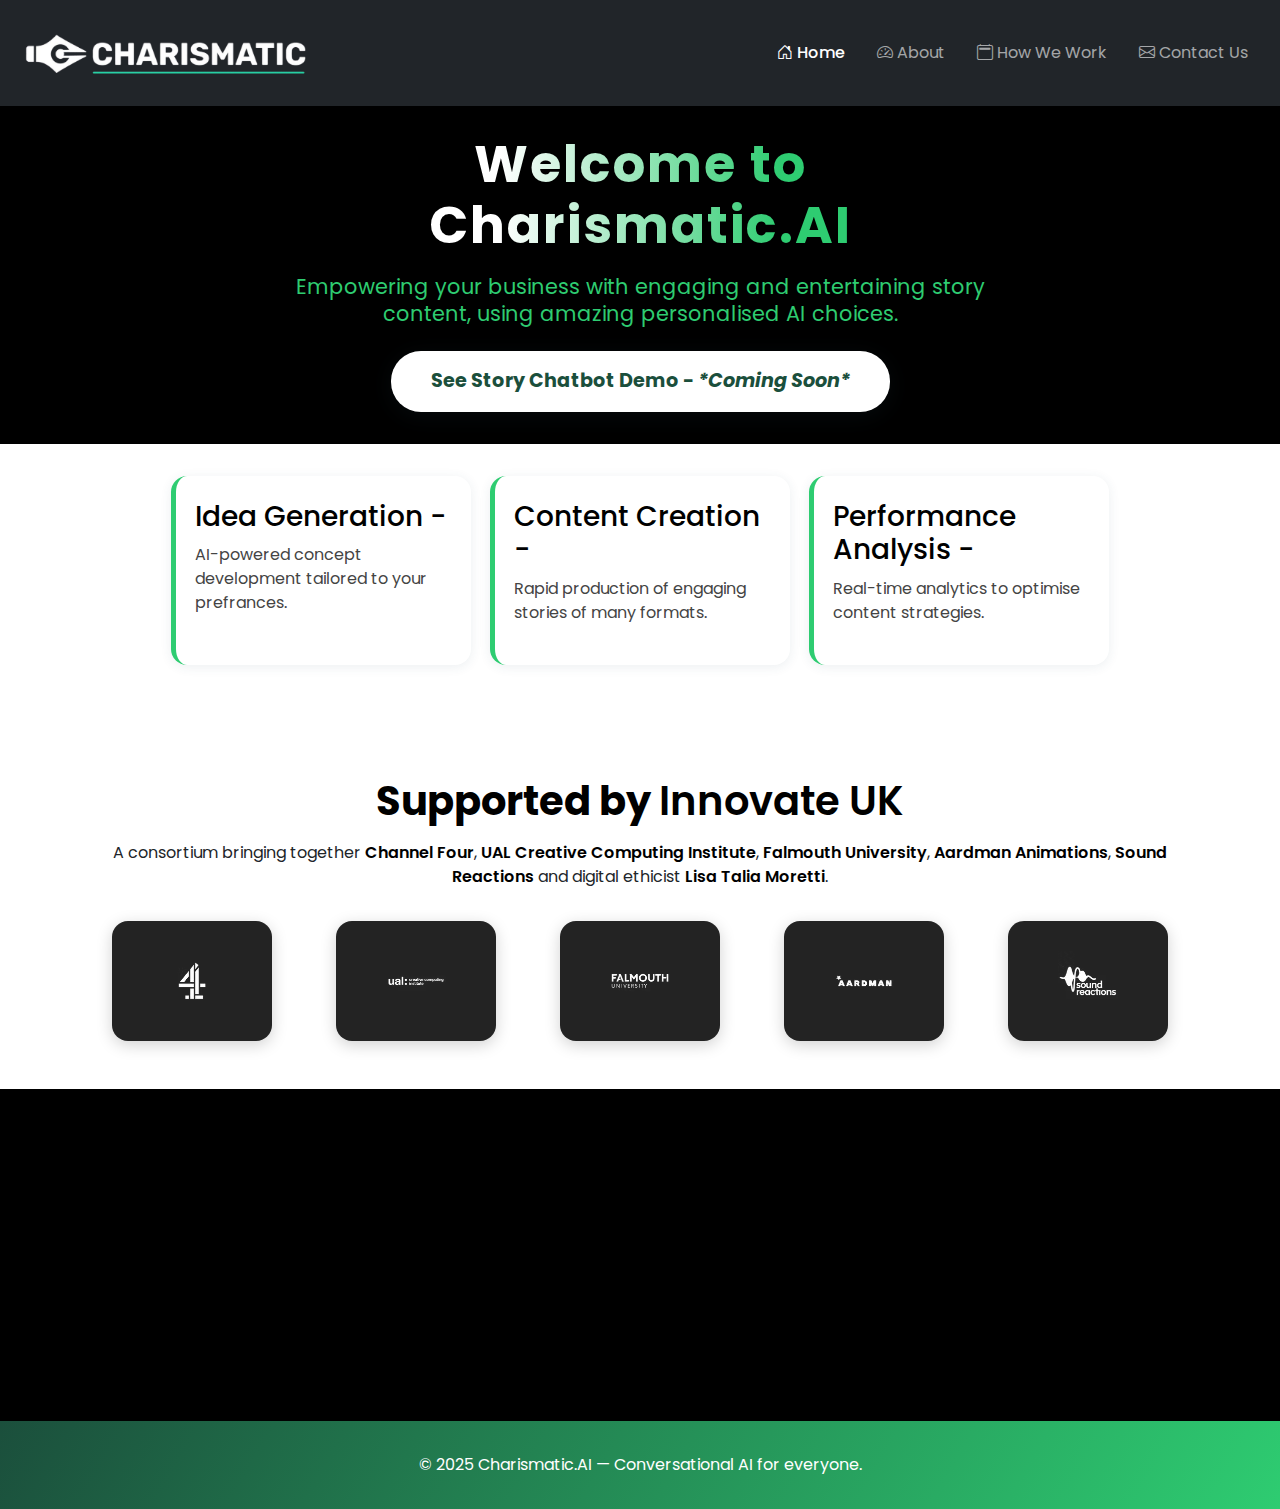
<file: index.html>
<!DOCTYPE html>
<html lang="en">
<head>
  <meta charset="UTF-8" />
  <meta name="viewport" content="width=device-width, initial-scale=1.0" />
  <title>Home - charismatic.AI</title>

  <!-- Bootstrap CSS -->
  <link href="https://cdn.jsdelivr.net/npm/bootstrap@5.3.3/dist/css/bootstrap.min.css" rel="stylesheet" />
  <!-- Bootstrap Icons -->
  <link href="https://cdn.jsdelivr.net/npm/bootstrap-icons/font/bootstrap-icons.css" rel="stylesheet" />
  <!-- Google Fonts -->
  <link href="https://fonts.googleapis.com/css2?family=Poppins:wght@400;500;700&display=swap" rel="stylesheet" />
  <!-- Custom Styles -->
  <link href="styles.css" rel="stylesheet" />
  <style>
    .hero h1 {
      font-size: clamp(1.5rem, 5vw, 3.5rem);
      text-align: center;
      width: 100%;
    }
    .brand-name {
      white-space: nowrap;
      display: inline-block;
    }
    @media (max-width: 768px) {
      .hero h1 {
        padding: 0;
        margin-left: -10px;
        line-height: 1.2;
      }
    }
  </style>
</head>
<body>

  <!-- Navbar -->
  <nav class="navbar navbar-expand-lg navbar-dark bg-dark px-3 fixed-top">
    <a class="navbar-brand" href="#" style="padding:0 12px 0 0;">
      <img src="new-logo.png" alt="Charismatic.AI Logo" style="width:320px;height:90px;object-fit:contain;display:block;" />
    </a>
    <button class="navbar-toggler" type="button" data-bs-toggle="collapse" data-bs-target="#navbarNav"
      aria-controls="navbarNav" aria-expanded="false" aria-label="Toggle navigation">
      <span class="navbar-toggler-icon"></span>
    </button>
    <div class="collapse navbar-collapse justify-content-end" id="navbarNav">
      <ul class="navbar-nav mb-2 mb-lg-0 align-items-center">
        <li class="nav-item px-2">
          <a class="nav-link active" href="index.html"><i class="bi bi-house-door"></i> Home</a>
        </li>
        <li class="nav-item px-2">
          <a class="nav-link" href="about.html"><i class="bi bi-speedometer2"></i> About</a>
        </li>
        <li class="nav-item px-2">
          <a class="nav-link" href="how-we-work.html"><i class="bi bi-calendar2"></i> How We Work</a>
        </li>
        <li class="nav-item px-2">
          <a class="nav-link" href="contact-us.html"><i class="bi bi-envelope"></i> Contact Us</a>
        </li>
      </ul>
    </div>
  </nav>
  <!-- End Navbar -->

  <!-- Hero Section -->
  <section class="hero hero-index">
    <div class="hero-content">
      <h1>Welcome to <span class="brand-name">Charismatic.AI</span></h1>
      <h2>Empowering your business with engaging and entertaining story content, using amazing personalised AI choices.</h2>
      <button class="cta-btn" id="demo-btn">See Story Chatbot Demo - <span style="font-style:italic;">*Coming Soon*</span></button>
    </div>
  </section>

  <!-- Showcase -->
  <section class="showcase">
    <div class="showcase-card fade-in-left">
      <h3>Idea Generation - </h3>
      <p>AI-powered concept development tailored to your prefrances.</p>
    </div>
    <div class="showcase-card fade-in-right">
      <h3>Content Creation - </h3>
      <p>Rapid production of engaging stories of many formats. </p>
    </div>
    <div class="showcase-card fade-in-left">
      <h3>Performance Analysis - </h3>
      <p>Real-time analytics to optimise content strategies. </p>
    </div>
  </section>

  <section class="partners">
    <div class="container">
          <br>
          <br>
      <h2 class="text-center">Supported by <span class="highlight">Innovate UK</span></h2>
      <p class="text-center"><p class="text-center">A consortium bringing together <span class="highlight">Channel Four</span>, <span class="highlight">UAL Creative Computing Institute</span>, <span class="highlight">Falmouth University</span>, <span class="highlight">Aardman Animations</span>, <span class="highlight">Sound Reactions</span> and digital ethicist <span class="highlight">Lisa Talia Moretti</span>.</p>
      <div class="partner-logos">
  <div class="partner-logo-box"><img src="Channel-4-logo_500x500.avif" alt="Channel 4" class="partner-logo"></div>
  <div class="partner-logo-box"><img src="UAL-logo_500x500.avif" alt="UAL Creative Computing Institute" class="partner-logo"></div>
  <div class="partner-logo-box"><img src="Falmouth-logo_500x500.avif" alt="Falmouth University" class="partner-logo"></div>
  <div class="partner-logo-box"><img src="Aardman-logo_500x500.avif" alt="Aardman Animations" class="partner-logo"></div>
  <div class="partner-logo-box"><img src="Sound-Reactions-logo_500x500.avif" alt="Sound Reactions" class="partner-logo"></div>
      </div>
  </section>

  <!-- Chatbot Demo -->
  <section id="demo" class="chatbot-demo">
    <div class="chatbot-demo-inner">
      <h2>Try Our Chatbot</h2>
      <p>Experience Charismatic.AI in action. Start a conversation and see how our AI can help your users, answer questions, and provide support.</p>
      <div class="chatbot-placeholder">
        <p>[Interactive chatbot demo coming soon]</p>
      </div>
    </div>
  </section>

  <!-- Footer -->
  <footer style="text-align:center;padding:2rem 0;color: #ffffff;background:linear-gradient(120deg, #1B4F3C 0%, #2ECC71 100%);">
    &copy; 2025 Charismatic.AI &mdash; Conversational AI for everyone.
  </footer>

  <!-- Bootstrap JS -->
  <script src="https://cdn.jsdelivr.net/npm/bootstrap@5.3.3/dist/js/bootstrap.bundle.min.js"></script>
  
  <!-- Custom Scripts -->
  <script src="main.js"></script>
</body>
</html>
</file>
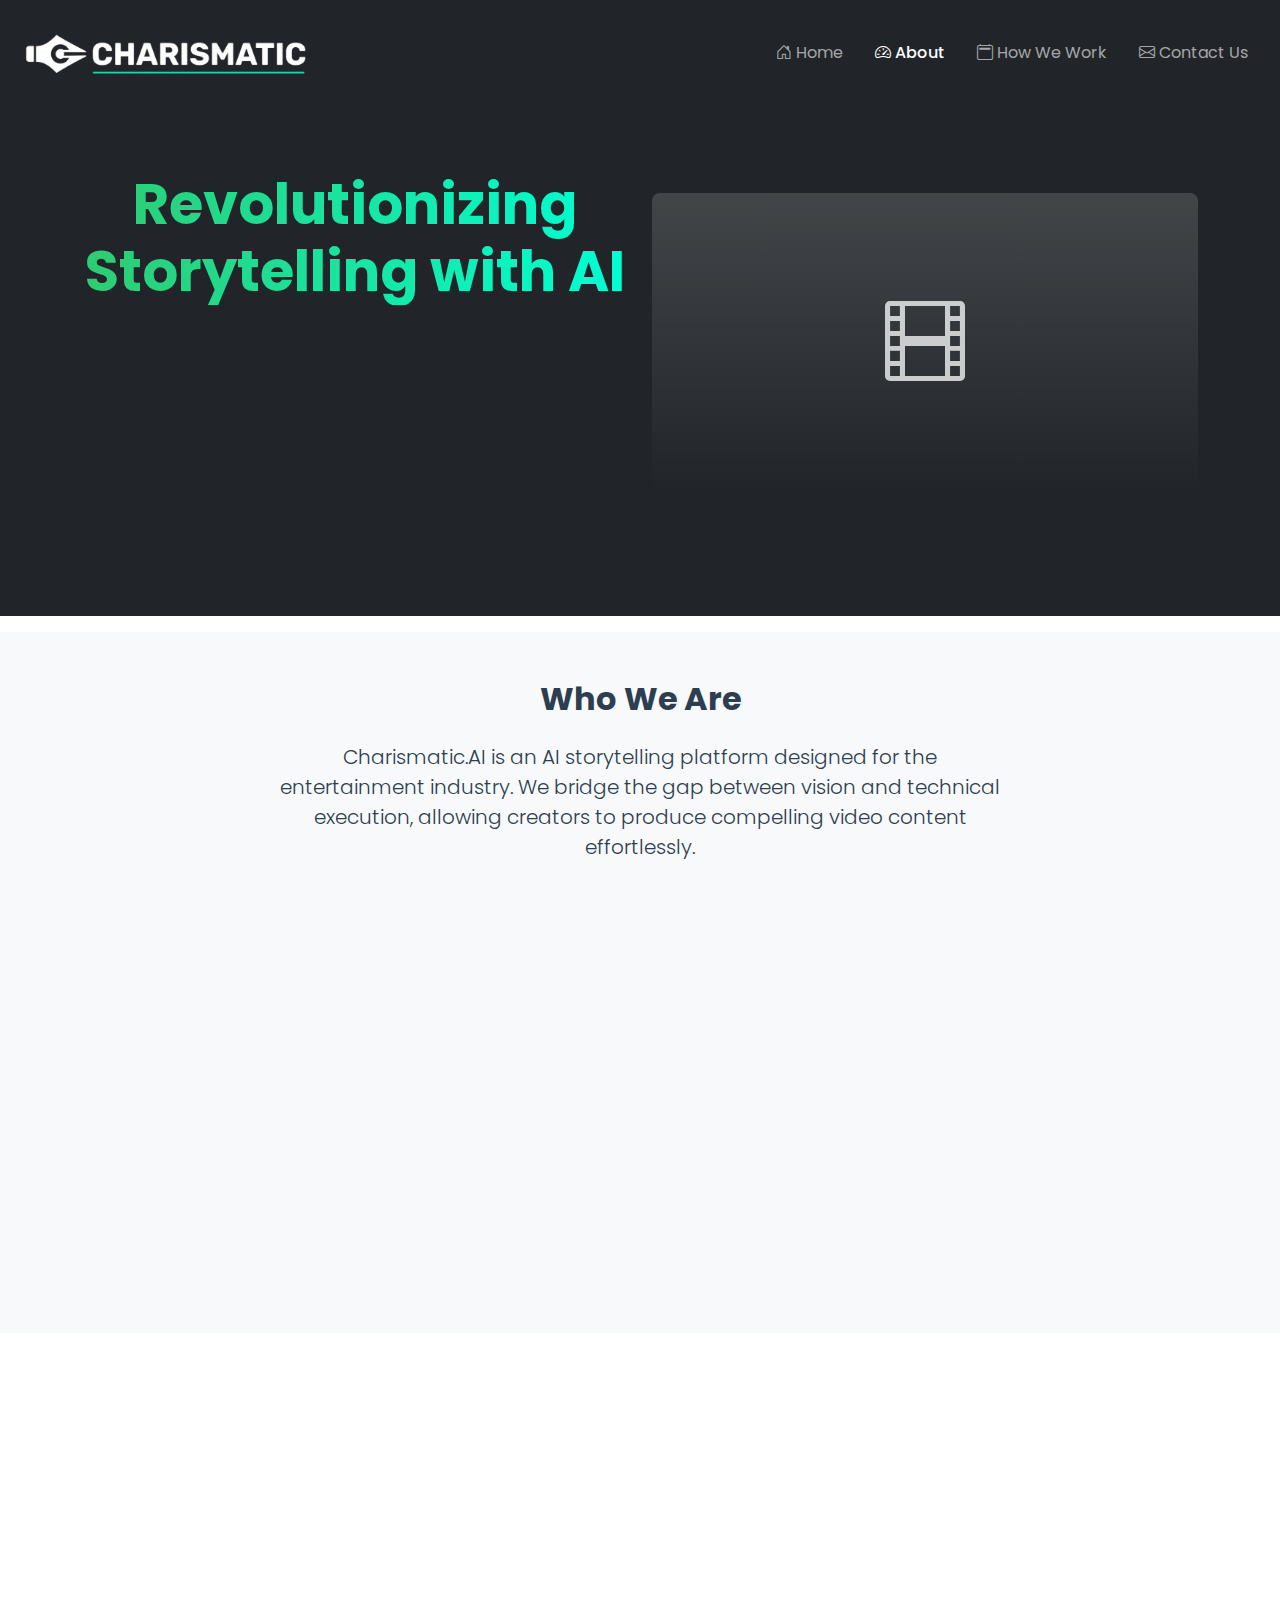
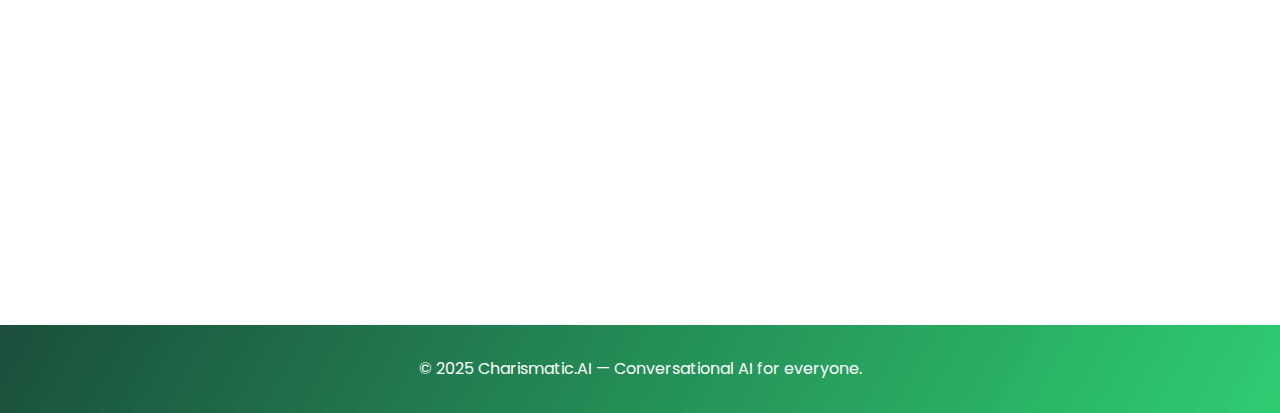
<file: about.html>
<!DOCTYPE html>
<html lang="en">
<head>

  <meta charset="UTF-8" />
  <meta name="viewport" content="width=device-width, initial-scale=1.0" />
  <title>About Us - Charismatic.AI </title>
  <meta name="description" content="Learn about Charismatic.AI, the revolutionary AI storytelling platform transforming entertainment industry through rapid, high-quality video content creation." />
  <meta name="keywords" content="AI storytelling, video generation, entertainment technology, content creation, artificial intelligence" />
  
  <!-- External Resources -->
  <link href="https://cdn.jsdelivr.net/npm/bootstrap@5.3.3/dist/css/bootstrap.min.css" rel="stylesheet" />
  <link href="https://cdn.jsdelivr.net/npm/bootstrap-icons/font/bootstrap-icons.css" rel="stylesheet" />
  <link href="https://fonts.googleapis.com/css2?family=Poppins:wght@400;500;700&display=swap" rel="stylesheet" />

  <!-- Custom Styles -->
  <link href="styles.css" rel="stylesheet" />


</head>
<body>

  <nav class="navbar navbar-expand-lg navbar-dark bg-dark px-3 fixed-top">
    <a class="navbar-brand" href="index.html" style="padding:0 12px 0 0;">
      <img src="new-logo.png" alt="Charismatic.AI Logo" style="width:320px;height:90px;object-fit:contain;display:block;" />
    </a>
    <button class="navbar-toggler" type="button" data-bs-toggle="collapse" data-bs-target="#navbarNav"
      aria-controls="navbarNav" aria-expanded="false" aria-label="Toggle navigation menu">
      <span class="navbar-toggler-icon"></span>
    </button>

    <div class="collapse navbar-collapse justify-content-end" id="navbarNav">
      <ul class="navbar-nav mb-2 mb-lg-0 align-items-center">
        <li class="nav-item px-2">
          <a class="nav-link" href="index.html"><i class="bi bi-house-door"></i> Home</a>
        </li>
        <li class="nav-item px-2">
          <a class="nav-link active" href="about.html"><i class="bi bi-speedometer2"></i> About</a>
        </li>
        <li class="nav-item px-2">
          <a class="nav-link" href="how-we-work.html"><i class="bi bi-calendar2"></i> How We Work</a>
        </li>
        <li class="nav-item px-2">
          <a class="nav-link" href="contact-us.html"><i class="bi bi-envelope"></i> Contact Us</a>
        </li>
      </ul>
    </div>
  </nav>

  <section class="hero-section bg-dark text-white py-5 section-title">
    <div class="container">
      <div class="row align-items-center min-vh-50">
        <div class="col-lg-6">
          <h1 class="display-4 fw-bold mb-4 slide-in-left main-title">
            Revolutionizing Storytelling with AI
          </h1>
          <p class="lead mb-4 slide-in-left" style="animation-delay: 0.2s;">
            At Charismatic.AI, we're transforming the entertainment industry by making 
            high-quality video content creation accessible, rapid, and revolutionary.
          </p>
          <div class="slide-in-left" style="animation-delay: 0.4s;">
            <a href="#story" class="btn btn-lg me-3" style="background-color: #2ECC71; color:#ffffff;">Our Story</a>
            <a href="#technology" class="btn btn-outline-light btn-lg">See Technology</a>
          </div>
        </div>
        <div class="col-lg-6">
          <div class="hero-image slide-in-right">
            <div class="bg-gradient rounded-3 p-5 text-center" 
                 style="background: linear-gradient(135deg, #2ECC71 0%, #2ECC71 100%); 
                        min-height: 300px; 
                        display: flex; 
                        align-items: center; 
                        justify-content: center;">
              <i class="bi bi-film display-1 opacity-75"></i>
            </div>
          </div>
        </div>
      </div>
    </div>
  </section>

  <section id="story" class="py-5 bg-light">
    <div class="container">
      <div class="row">
        <div class="col-lg-8 mx-auto text-center mb-5 section-title">
          <h2 class="fw-bold mb-4">Who We Are</h2>
          <p class="lead">
            Charismatic.AI is an AI storytelling platform designed for the entertainment industry. 
            We bridge the gap between vision and technical execution, allowing creators to produce compelling 
            video content effortlessly.
          </p>
        </div>
      </div>
      <div class="row g-4">
        <div class="col-md-4 section-subtitle">
          <div class="card h-100 border-0 shadow-sm">
            <div class="card-body text-center p-4">
              <div class="mb-3">
                <i class="bi bi-magic display-4 text-primary"></i>
              </div>
              <h5 class="fw-bold">AI-Powered Creativity</h5>
              <p class="text-muted">
                Use artificial intelligence to generate narratives 
                and streamline your creative process.
              </p>
            </div>
          </div>
        </div>
        <div class="col-md-4 section-subtitle">
          <div class="card h-100 border-0 shadow-sm">
            <div class="card-body text-center p-4">
              <div class="mb-3">
                <i class="bi bi-lightning-charge display-4 text-primary"></i>
              </div>
              <h5 class="fw-bold">Rapid Production</h5>
              <p class="text-muted">
                Transform ideas into finished video content with little effort.
              </p>
            </div>
          </div>
        </div>
        <div class="col-md-4 section-subtitle">
          <div class="card h-100 border-0 shadow-sm">
            <div class="card-body text-center p-4">
              <div class="mb-3">
                <i class="bi bi-globe display-4 text-primary"></i>
              </div>
              <h5 class="fw-bold">Entertainment Focus</h5>
              <p class="text-muted">
                Specifically designed for the entertainment industry with tools tailored to storytelling needs.
              </p>
            </div>
          </div>
        </div>
      </div>
    </div>
  </section>

  <section id="technology" class="py-5 mb-0 pb-0">
  <div class="container">
    <div class="row justify-content-center text-center mb-5">
      <div class="col-12 section-title">
        <div class="about-section-centered" style="font-family: 'Poppins', sans-serif;">
          <h2 class="fw-bold mb-2" style="font-size:2.3rem;color:#19e68c;letter-spacing:0.5px;">Seamless Video Generation</h2>
          <div class="mb-3" style="font-size:1.25rem;color:#3ee6a0;font-weight:500;">Integration for Creators</div>
          <div class="mb-4" style="font-size:1.18rem;line-height:1.5;max-width:700px;margin:0 auto;font-weight:600;">
            Effortlessly connect with top video generation platforms and produce stunning online series like Microdramas.<br>
            Charismatic.AI streamlines your workflow from idea to professional-grade output.
          </div>
          <ul class="list-unstyled d-inline-block text-start" style="font-size:1.13rem;margin-top:1.5rem;">
            <li class="mb-3 mx-auto text-center" style="font-weight:500;max-width:520px;"> 
              <span style="color:#19e68c;font-size:1.3em;vertical-align:middle;">&#10004;</span> Direct API integration with video platforms
            </li>
            <li class="mb-3 mx-auto text-center" style="font-weight:500;max-width:520px;"> 
              <span style="color:#19e68c;font-size:1.3em;vertical-align:middle;">&#10004;</span> Automated content pipeline
            </li>
            <li class="mb-3 mx-auto text-center" style="font-weight:500;max-width:520px;"> 
              <span style="color:#19e68c;font-size:1.3em;vertical-align:middle;">&#10004;</span> Real-time collaboration tools
            </li>
            <li class="mb-3 mx-auto text-center" style="font-weight:500;max-width:520px;"> 
              <span style="color:#19e68c;font-size:1.3em;vertical-align:middle;">&#10004;</span> Professional-grade output quality
            </li>
          </ul>
        </div>
      </div>
    </div>
      </div>
    </div>
  </div>
</section>


  <!-- Rest of the page uses same replacement wherever blue was used -->
  <footer style="text-align:center;padding:2rem 0;color: #ffffff;background:linear-gradient(120deg, #1B4F3C 0%, #2ECC71 100%);">
    &copy; 2025 Charismatic.AI &mdash; Conversational AI for everyone.
  </footer>


  <script src="https://cdn.jsdelivr.net/npm/bootstrap@5.3.3/dist/js/bootstrap.bundle.min.js"></script>
  
  <!-- Custom Scripts -->
  <script src="main.js"></script>
</body>
</html>
</file>
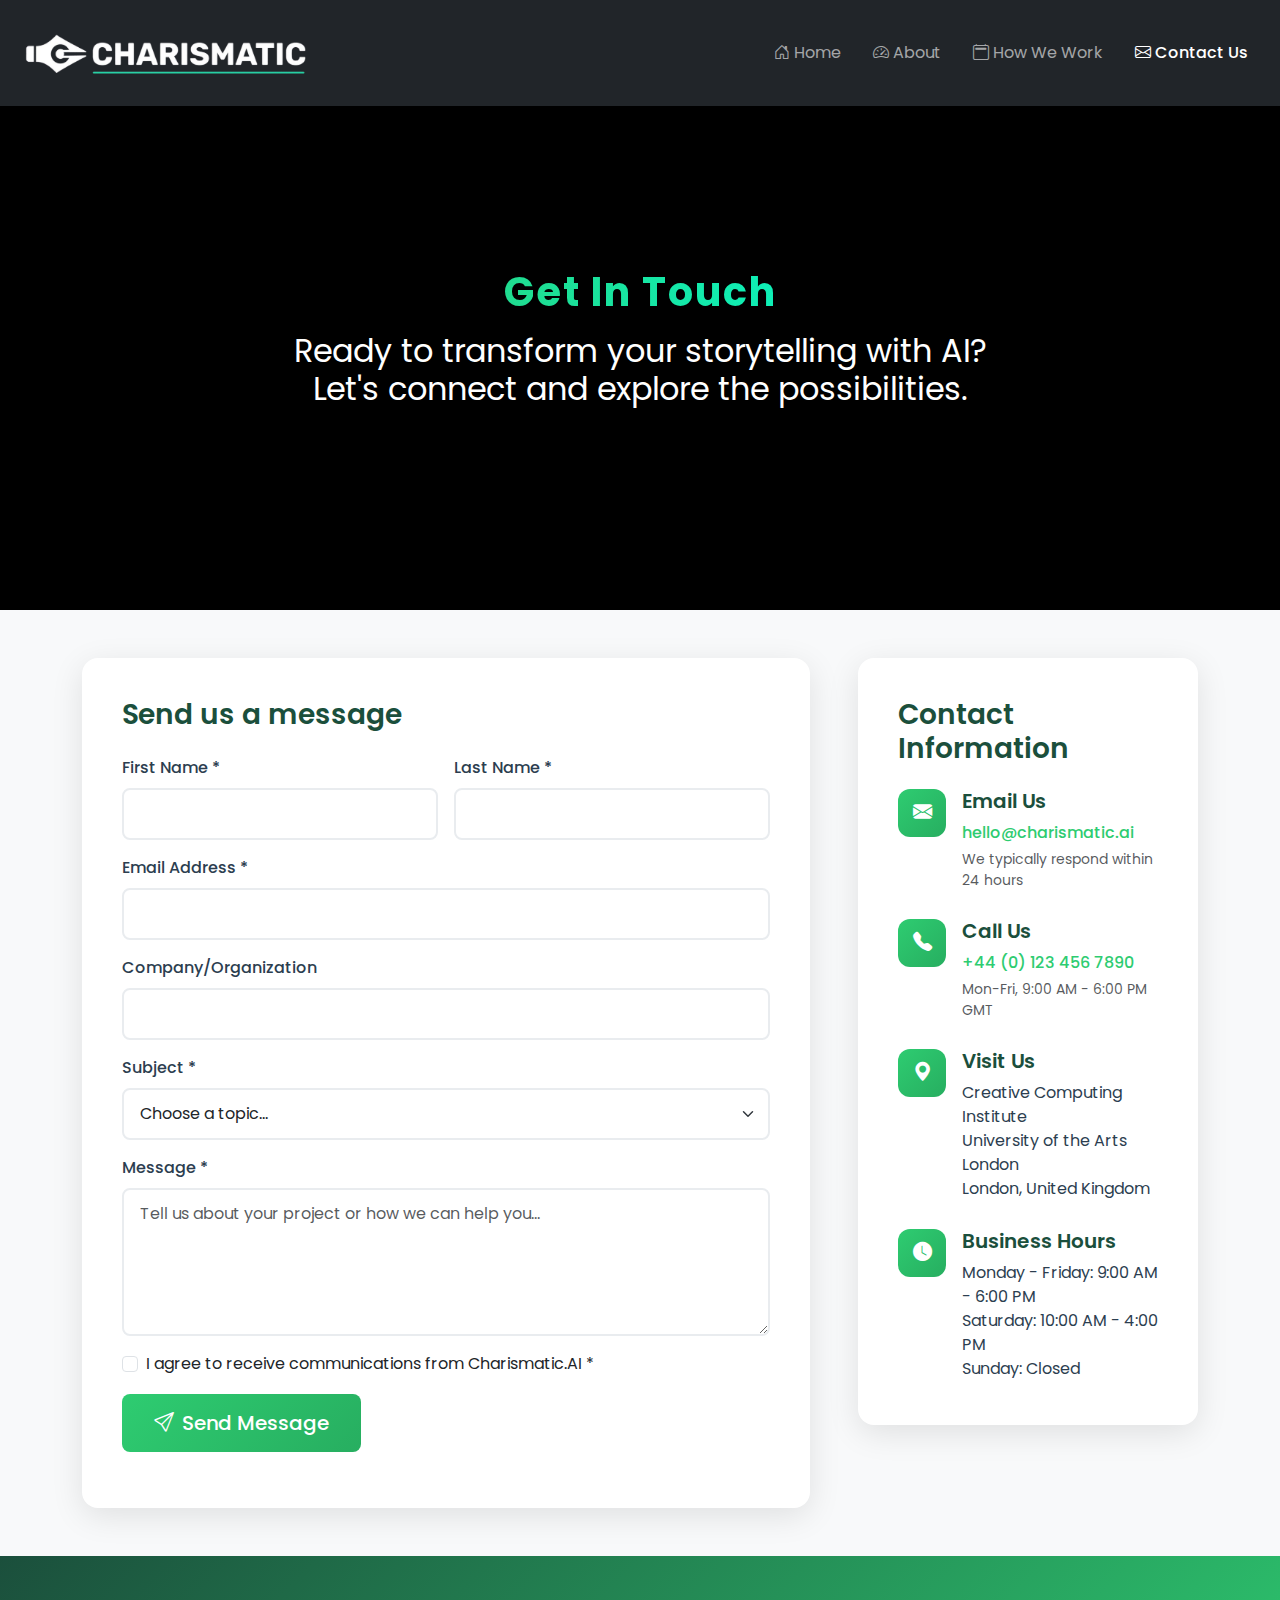
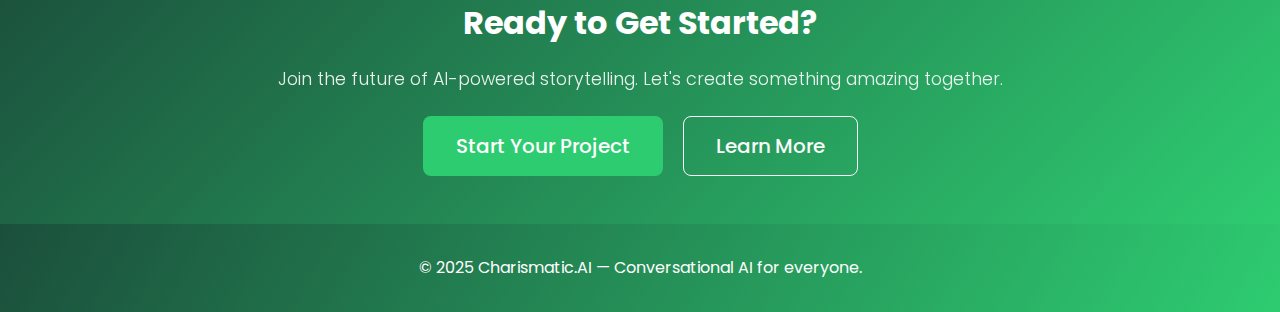
<file: contact-us.html>
<!DOCTYPE html>
<html lang="en">
<head>
  <meta charset="UTF-8" />
  <meta name="viewport" content="width=device-width, initial-scale=1.0" />
  <title>Contact Us - Charismatic.AI</title>
 
  <!-- Bootstrap CSS for styling -->
  <link href="https://cdn.jsdelivr.net/npm/bootstrap@5.3.3/dist/css/bootstrap.min.css" rel="stylesheet" />
  
  <!-- Bootstrap Icons for nav icons -->
  <link href="https://cdn.jsdelivr.net/npm/bootstrap-icons/font/bootstrap-icons.css" rel="stylesheet" />
  
  <!-- Google Fonts - Poppins for typography -->
  <link href="https://fonts.googleapis.com/css2?family=Poppins:wght@400;500;700&display=swap" rel="stylesheet" />
  <!-- Custom Styles -->
  <link href="styles.css" rel="stylesheet" />
</head>
<body>

  <!-- Navbar starts here -->
  <nav class="navbar navbar-expand-lg navbar-dark bg-dark px-3 fixed-top">
    
    <!-- Brand logo and company name -->
    <a class="navbar-brand" href="index.html" style="padding:0 12px 0 0;">
      <img src="new-logo.png" alt="Charismatic.AI Logo" style="width:320px;height:90px;object-fit:contain;display:block;" />
    </a>

    <!-- Button to toggle navbar collapse on smaller screens -->
    <button class="navbar-toggler" type="button" data-bs-toggle="collapse" data-bs-target="#navbarNav"
      aria-controls="navbarNav" aria-expanded="false" aria-label="Toggle navigation">

      <!-- Hamburger icon -->
      <span class="navbar-toggler-icon"></span>
    </button>

    <!-- Collapsible menu items aligned to right -->
    <div class="collapse navbar-collapse justify-content-end" id="navbarNav">
      <ul class="navbar-nav mb-2 mb-lg-0 align-items-center">
        
        <!-- Home link -->
        <li class="nav-item px-2">
          <a class="nav-link" href="index.html"><i class="bi bi-house-door"></i> Home</a>
        </li>
        
        <!-- About link  -->
        <li class="nav-item px-2">
          <a class="nav-link" href="about.html"><i class="bi bi-speedometer2"></i> About</a>
        </li>
        
        <!-- How We Work link -->
        <li class="nav-item px-2">
          <a class="nav-link" href="how-we-work.html"><i class="bi bi-calendar2"></i> How We Work</a>
        </li>
        
        <!-- Contact Us link -->
        <li class="nav-item px-2">
          <a class="nav-link active" href="contact-us.html"><i class="bi bi-envelope"></i> Contact Us</a>
        </li>
      </ul>
    </div>
  </nav>

  <!-- Hero Section -->
  <section class="hero hero-contact">
    <div class="hero-content">
      <h1 class="main-title">Get In Touch</h1>
      <h2>Ready to transform your storytelling with AI? Let's connect and explore the possibilities.</h2>
    </div>
  </section>

  <!-- Contact Section -->
  <section class="contact-section py-5">
    <div class="container">
      <div class="row g-5">
        <!-- Contact Form -->
        <div class="col-lg-8">
          <div class="contact-form-container">
            <h3 class="mb-4">Send us a message</h3>
            <form id="contactForm" class="contact-form" novalidate>
              <div class="row g-3">
                <div class="col-md-6">
                  <label for="firstName" class="form-label">First Name *</label>
                  <input type="text" class="form-control" id="firstName" name="firstName" required>
                  <div class="invalid-feedback">Please provide your first name.</div>
                </div>
                <div class="col-md-6">
                  <label for="lastName" class="form-label">Last Name *</label>
                  <input type="text" class="form-control" id="lastName" name="lastName" required>
                  <div class="invalid-feedback">Please provide your last name.</div>
                </div>
                <div class="col-12">
                  <label for="email" class="form-label">Email Address *</label>
                  <input type="email" class="form-control" id="email" name="email" required>
                  <div class="invalid-feedback">Please provide a valid email address.</div>
                </div>
                <div class="col-12">
                  <label for="company" class="form-label">Company/Organization</label>
                  <input type="text" class="form-control" id="company" name="company">
                </div>
                <div class="col-12">
                  <label for="subject" class="form-label">Subject *</label>
                  <select class="form-select" id="subject" name="subject" required>
                    <option value="">Choose a topic...</option>
                    <option value="general">General Inquiry</option>
                    <option value="demo">Request a Demo</option>
                    <option value="partnership">Partnership Opportunities</option>
                    <option value="support">Technical Support</option>
                    <option value="media">Media & Press</option>
                    <option value="other">Other</option>
                  </select>
                  <div class="invalid-feedback">Please select a subject.</div>
                </div>
                <div class="col-12">
                  <label for="message" class="form-label">Message *</label>
                  <textarea class="form-control" id="message" name="message" rows="5" required 
                            placeholder="Tell us about your project or how we can help you..."></textarea>
                  <div class="invalid-feedback">Please provide a message.</div>
                </div>
                <div class="col-12">
                  <div class="form-check">
                    <input class="form-check-input" type="checkbox" id="consent" name="consent" required>
                    <label class="form-check-label" for="consent">
                      I agree to receive communications from Charismatic.AI *
                    </label>
                    <div class="invalid-feedback">You must agree to receive communications.</div>
                  </div>
                </div>
                <div class="col-12">
                  <button type="submit" class="btn btn-primary btn-lg">
                    <i class="bi bi-send me-2"></i>Send Message
                  </button>
                </div>
              </div>
            </form>
            
            <!-- Success/Error Messages -->
            <div id="form-messages" class="mt-3"></div>
          </div>
        </div>

        <!-- Contact Information -->
        <div class="col-lg-4">
          <div class="contact-info">
            <h3 class="mb-4">Contact Information</h3>
            
            <div class="contact-item mb-4">
              <div class="contact-icon">
                <i class="bi bi-envelope-fill"></i>
              </div>
              <div class="contact-details">
                <h5>Email Us</h5>
                <p><a href="mailto:hello@charismatic.ai">hello@charismatic.ai</a></p>
                <p class="text-muted small">We typically respond within 24 hours</p>
              </div>
            </div>

            <div class="contact-item mb-4">
              <div class="contact-icon">
                <i class="bi bi-telephone-fill"></i>
              </div>
              <div class="contact-details">
                <h5>Call Us</h5>
                <p><a href="tel:+441234567890">+44 (0) 123 456 7890</a></p>
                <p class="text-muted small">Mon-Fri, 9:00 AM - 6:00 PM GMT</p>
              </div>
            </div>

            <div class="contact-item mb-4">
              <div class="contact-icon">
                <i class="bi bi-geo-alt-fill"></i>
              </div>
              <div class="contact-details">
                <h5>Visit Us</h5>
                <p>Creative Computing Institute<br>
                   University of the Arts London<br>
                   London, United Kingdom</p>
              </div>
            </div>

            <div class="contact-item">
              <div class="contact-icon">
                <i class="bi bi-clock-fill"></i>
              </div>
              <div class="contact-details">
                <h5>Business Hours</h5>
                <p>Monday - Friday: 9:00 AM - 6:00 PM<br>
                   Saturday: 10:00 AM - 4:00 PM<br>
                   Sunday: Closed</p>
              </div>
            </div>
          </div>
        </div>
      </div>
    </div>
  </section>

  <!-- CTA Section -->
  <section class="cta-section py-5">
    <div class="container text-center">
      <h2 class="mb-4">Ready to Get Started?</h2>
      <p class="lead mb-4">Join the future of AI-powered storytelling. Let's create something amazing together.</p>
      <div class="cta-buttons">
        <a href="#contactForm" class="btn btn-lg me-3" style="background-color: #2ECC71; color:#ffffff;">Start Your Project</a>
        <a href="about.html" class="btn btn-outline-light btn-lg">Learn More</a>
      </div>
    </div>
  </section>

  <!-- Footer -->
  <footer style="text-align:center;padding:2rem 0;color: #ffffff;background:linear-gradient(120deg, #1B4F3C 0%, #2ECC71 100%);">
    &copy; 2025 Charismatic.AI &mdash; Conversational AI for everyone.
  </footer>

  <!-- Bootstrap JavaScript bundle to support responsive toggling -->
  <script src="https://cdn.jsdelivr.net/npm/bootstrap@5.3.3/dist/js/bootstrap.bundle.min.js"></script>
  
  <!-- Custom Scripts -->
  <script src="main.js"></script>
</body>
</html>
</file>
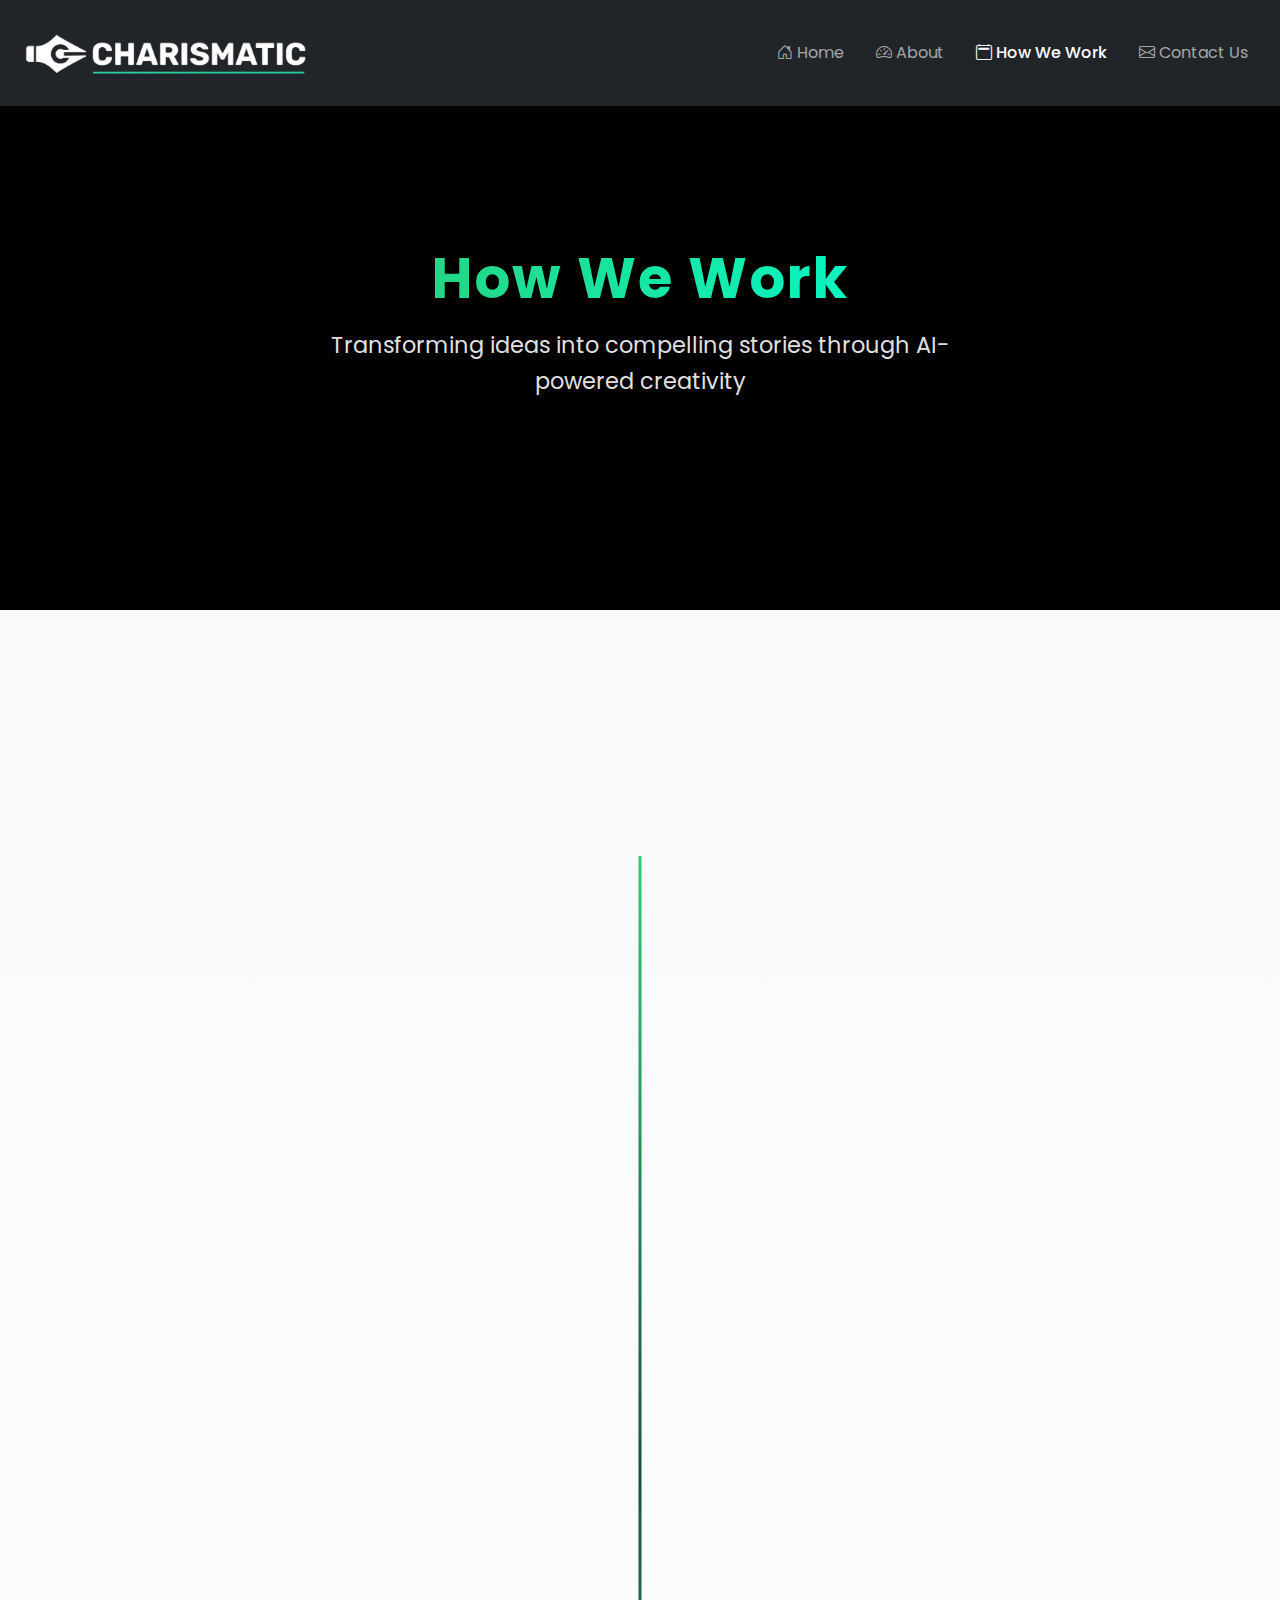
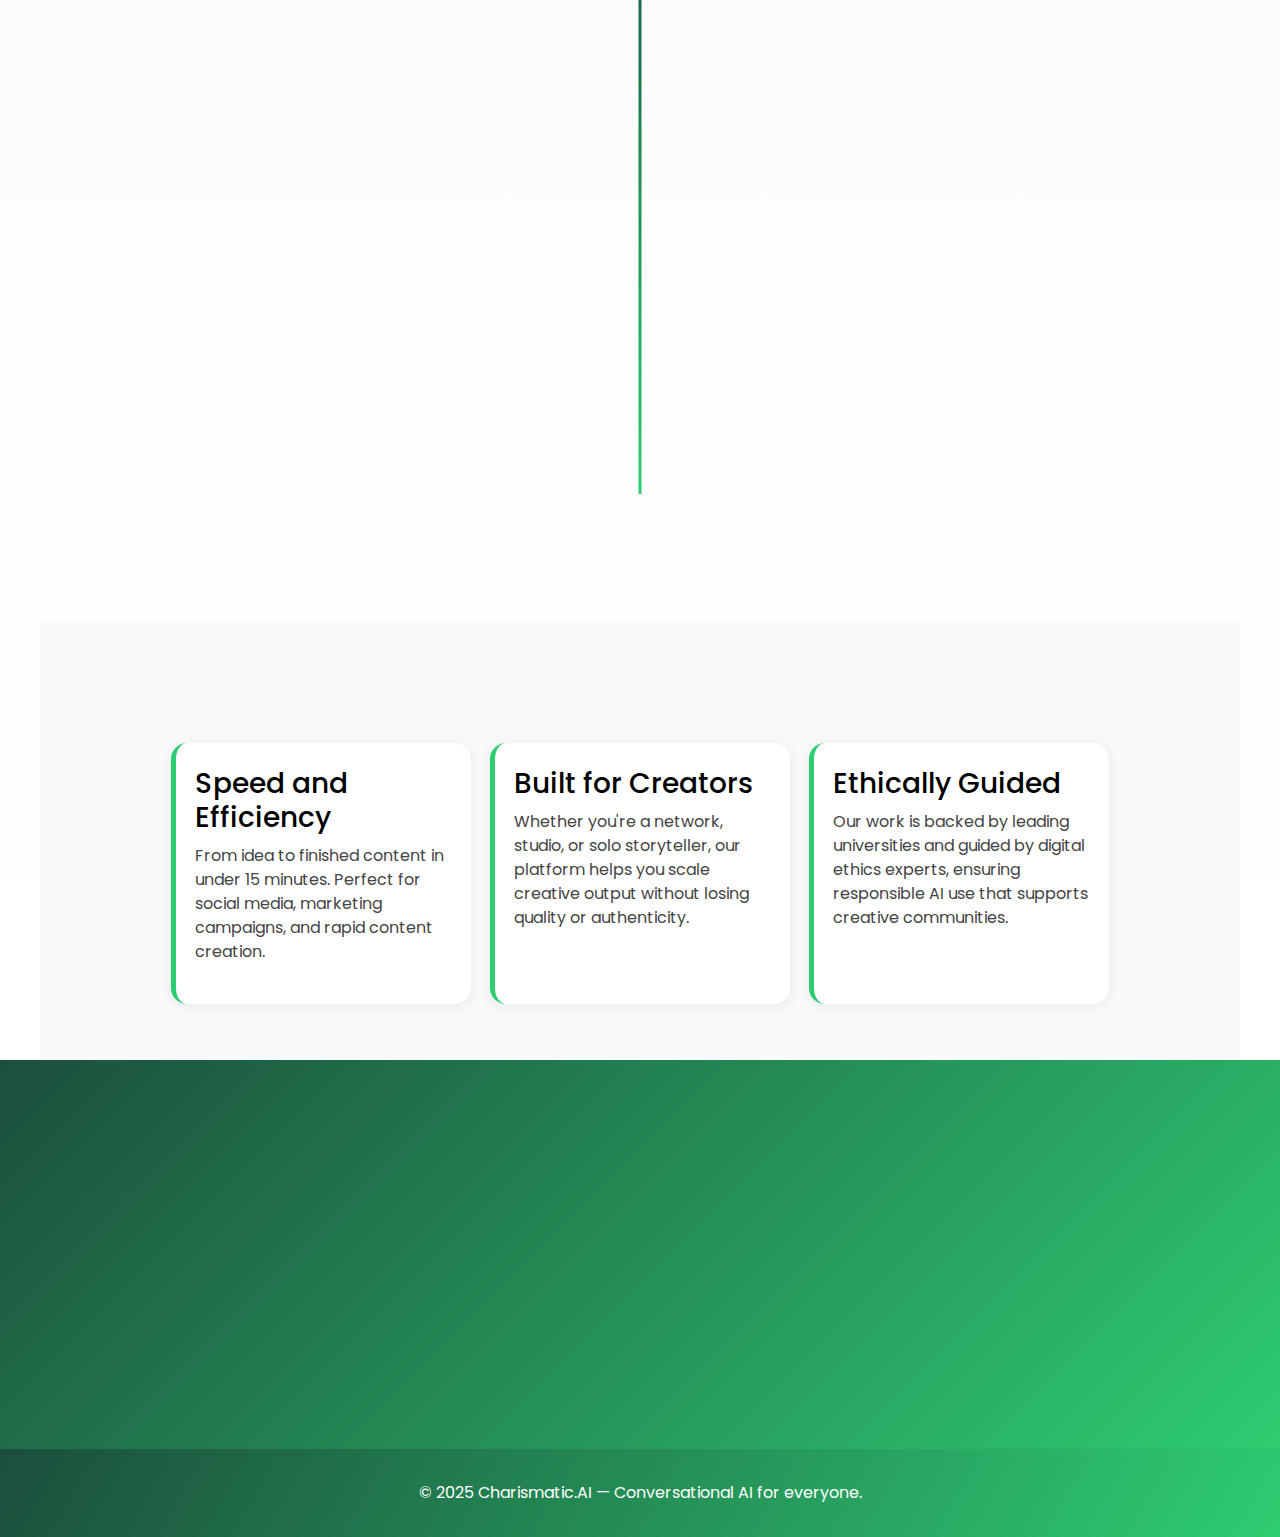
<file: how-we-work.html>
<!DOCTYPE html>
<html lang="en">
<head>
  <meta charset="UTF-8" />
  <meta name="viewport" content="width=device-width, initial-scale=1.0" />
  <title>How We Work - Charismatic.AI</title>

  <!-- Bootstrap CSS -->
  <link href="https://cdn.jsdelivr.net/npm/bootstrap@5.3.3/dist/css/bootstrap.min.css" rel="stylesheet" />
  <!-- Bootstrap Icons -->
  <link href="https://cdn.jsdelivr.net/npm/bootstrap-icons/font/bootstrap-icons.css" rel="stylesheet" />
  <!-- Google Fonts -->
  <link href="https://fonts.googleapis.com/css2?family=Poppins:wght@300;400;500;600;700&display=swap" rel="stylesheet" />
  <!-- Custom Styles -->
  <link href="styles.css" rel="stylesheet" />


</head>
<body>

  <!-- Navbar -->
  <nav class="navbar navbar-expand-lg navbar-dark bg-dark px-3 fixed-top">
    <a class="navbar-brand" href="#" style="padding:0 12px 0 0;">
      <img src="new-logo.png" alt="Charismatic.AI Logo" style="width:320px;height:90px;object-fit:contain;display:block;" />
    </a>
    <button class="navbar-toggler" type="button" data-bs-toggle="collapse" data-bs-target="#navbarNav"
      aria-controls="navbarNav" aria-expanded="false" aria-label="Toggle navigation">
      <span class="navbar-toggler-icon"></span>
    </button>
    <div class="collapse navbar-collapse justify-content-end" id="navbarNav">
      <ul class="navbar-nav mb-2 mb-lg-0 align-items-center">
        <li class="nav-item px-2">
          <a class="nav-link" href="index.html"><i class="bi bi-house-door"></i> Home</a>
        </li>
        <li class="nav-item px-2">
          <a class="nav-link" href="about.html"><i class="bi bi-speedometer2"></i> About</a>
        </li>
        <li class="nav-item px-2">
          <a class="nav-link active" href="how-we-work.html"><i class="bi bi-calendar2"></i> How We Work</a>
        </li>
        <li class="nav-item px-2">
          <a class="nav-link" href="contact-us.html"><i class="bi bi-envelope"></i> Contact Us</a>
        </li>
      </ul>
    </div>
  </nav>

  <!-- Hero Section -->
  <section class="hero hero-work">
    <div class="hero-content">
  <h1 class="main-title">How We Work</h1>
      <h2>Transforming ideas into compelling stories through AI-powered creativity</h2>
    </div>
  </section>

  <!-- Main Content -->
  <div class="main-content">
    <div class="content-section px-4">
      <h2 class="section-title">Our Creative Process</h2>
      <p class="section-subtitle">From spark of an idea to finished story in minutes</p>
      
      <div class="process-container">
        <div class="process-step">
          <div class="step-header">
            <div class="step-number">1</div>
            <h3 class="step-title">Story Creation</h3>
          </div>
          <p class="step-description">Our AI storytelling engine takes your idea, prompt, or brief and transforms it into a compelling narrative. We create unique characters, develop engaging plots, and craft authentic dialogue that brings your vision to life.</p>
        </div>

        <div class="process-step">
          <div class="step-header">
            <div class="step-number">2</div>
            <h3 class="step-title">Visual & Audio Generation</h3>
          </div>
          <p class="step-description">Once the story is ready, our platform automatically generates stunning visuals and immersive sound design. From animated scenes to character voices, we bring every element together to create your microdrama.</p>
        </div>

        <div class="process-step">
          <div class="step-header">
            <div class="step-number">3</div>
            <h3 class="step-title">Human Touch</h3>
          </div>
          <p class="step-description">We believe in creativity with guidance. Our tools let you refine, edit, and perfect the AI-generated content. You remain in control of the tone, emotion, and final impact of your story.</p>
        </div>

        <div class="process-step">
          <div class="step-header">
            <div class="step-number">4</div>
            <h3 class="step-title">Ready to Share</h3>
          </div>
          <p class="step-description">In under 15 minutes, your story goes from concept to finished short film, ready for social media, marketing campaigns, or creative projects. Perfect for today's fast-paced digital world.</p>
        </div>
      </div>
    </div>

<!-- What Makes Us Different Section -->
    <div class="content-section" style="background-color: #f8f9fa; padding: 3rem 0;">
      <div class="container">
        <h2 class="section-title">What Makes Us Different</h2>
        <!-- Showcase -->
        <section class="showcase">
          <div class="showcase-card fade-in-left">
            <h3>Speed and Efficiency</h3>
            <p>From idea to finished content in under 15 minutes. 
              Perfect for social media, marketing campaigns, and rapid content creation.</p>
          </div>
          <div class="showcase-card fade-in-right">
            <h3>Built for Creators</h3>
            <p>Whether you're a network, studio, or solo storyteller, 
              our platform helps you scale creative output without losing quality or authenticity.</p>
          </div>
          <div class="showcase-card fade-in-left">
            <h3>Ethically Guided</h3>
            <p>Our work is backed by leading universities and guided by digital ethics experts, 
              ensuring responsible AI use that supports creative communities.</p>
          </div>
        </section>
      </div>
    </div>
    </div>

    <!-- CTA Section -->
    <section class="cta-section">
      <div class="cta-content">
        <h2 class="cta-title">Ready to Tell Your Story?</h2>
        <p class="cta-text">Let's explore how our AI-powered platform can bring your creative vision to life</p>
        <a href="contact-us.html" class="cta-button">Start Creating</a>
      </div>
    </section>
  </div>

  <!-- Footer -->
  <footer style="text-align:center;padding:2rem 0;color:#ffffff;background:linear-gradient(120deg,#1B4F3C 0%,#2ECC71 100%);">
    &copy; 2025 Charismatic.AI &mdash; Conversational AI for everyone.
  </footer>

  <!-- Bootstrap JS -->
  <script src="https://cdn.jsdelivr.net/npm/bootstrap@5.3.3/dist/js/bootstrap.bundle.min.js"></script>
  
  <!-- Custom Scripts -->
  <script src="main.js"></script>
</body>
</html>
</file>
<file: styles.css>
/* Utility: Center about section and feature list */
.about-section-centered {
  display: flex;
  flex-direction: column;
  align-items: center;
  justify-content: center;
  width: 100%;
}
.about-section-centered ul {
  margin-left: 0 !important;
  margin-right: 0 !important;
  padding-left: 0 !important;
}
/* Cool animated gradient for main titles */
.main-title {
  background: linear-gradient(90deg, #2ECC71 0%, #00ffd5 50%, #2ECC71 100%);
  background-size: 200% auto;
  -webkit-background-clip: text;
  -webkit-text-fill-color: transparent;
  background-clip: text;
  color: transparent;
  animation: gradient-move 3s ease-in-out infinite alternate;
}
/* Partners Section Animation */
.partners {
  opacity: 0;
  transform: translateY(40px);
  transition: opacity 1.8s cubic-bezier(.23,1.01,.32,1), transform 1.8s cubic-bezier(.23,1.01,.32,1);
}
.partners.visible {
  opacity: 1;
  transform: translateY(0);
}
.partner-logo-box {
  opacity: 0;
  transform: translateY(30px) scale(0.98);
  transition: opacity 1.2s cubic-bezier(.23,1.01,.32,1), transform 1.2s cubic-bezier(.23,1.01,.32,1);
}
.partners.visible .partner-logo-box {
  opacity: 1;
  transform: translateY(0) scale(1);
}
.partners.visible .partner-logo-box:nth-child(1) { transition-delay: 0.1s; }
.partners.visible .partner-logo-box:nth-child(2) { transition-delay: 0.4s; }
.partners.visible .partner-logo-box:nth-child(3) { transition-delay: 0.8s; }
.partners.visible .partner-logo-box:nth-child(4) { transition-delay: 1.2s; }
.partners.visible .partner-logo-box:nth-child(5) { transition-delay: 1.6s; }
/* Ensure partner logos are in a single row */
.partner-logos {
  display: flex;
  flex-direction: row;
  justify-content: center;
  align-items: center;
  gap: 2rem;
  flex-wrap: wrap;
}
/* Partner Logo Box Styles */
.partner-logo-box {
  background: #232323;
  border-radius: 16px;
  box-shadow: 0 4px 16px rgba(0,0,0,0.18);
  display: flex;
  align-items: center;
  justify-content: center;
  width: 160px;
  height: 120px;
  margin: 16px;
  transition: transform 0.2s, box-shadow 0.2s;
}
.partner-logo-box:hover {
  transform: translateY(-6px) scale(1.04);
  box-shadow: 0 8px 24px rgba(0,0,0,0.28);
}
.partner-logo {
  max-width: 110px;
  max-height: 60px;
  filter: brightness(0) invert(1);
}
/* ========================================
   Global Styles - Charismatic.AI Website
   ======================================== */

/* Base Styles */
body {
  font-family: 'Poppins', sans-serif;
  margin: 0;
  padding: 0;
  padding-top: 70px; /* Add padding to prevent content from being hidden behind fixed navbar */
  overflow-x: hidden;
  width: 100%;
  max-width: 100vw;
}

html {
  overflow-x: hidden;
  width: 100%;
}

/* ========================================
   Navigation Styles
   ======================================== */

/* Fixed navbar styles */
.navbar.fixed-top {
  z-index: 1030; /* Ensure navbar stays above other content */
}

/* Ensure navbar layout works on all screen sizes - removed to fix dropdown */

/* Ensure navbar collapse works properly on all pages */
.navbar-collapse {
  z-index: 1031;
}

.navbar {
  display: flex;
  align-items: center;
  justify-content: space-between;
  flex-wrap: wrap;
}

.navbar-toggler {
  display: block !important;
  position: relative;
  z-index: 1032;
}
@media (min-width: 992px) {
  .navbar-toggler {
    display: none !important;
  }
}

.navbar-toggler:focus {
  box-shadow: 0 0 0 0.25rem rgba(255, 255, 255, 0.25);
}

.navbar-toggler-icon {
  display: block;
}
@media (min-width: 992px) {
  .navbar-toggler-icon {
    display: none;
  }
}

/* Active nav link styles */
.navbar-dark .nav-link.active {
  color: #fff !important;
  font-weight: 500;
}

/* Default nav link color for navbar-dark */
.navbar-dark .nav-link {
  color: rgba(255, 255, 255, 0.6);
  transition: color 0.3s ease;
}

/* Nav link hover effect */
.navbar-dark .nav-link:hover {
  color: #fff;
}

/* Flex container for logo + company name */
.navbar-brand {
  display: flex;
  align-items: center;
  gap: 10px;
  font-weight: 700;
  font-size: 1.5rem;
  color: white;
  text-decoration: none;
  transition: transform 0.3s ease, opacity 0.3s ease;
  max-width: calc(100% - 60px); /* Leave space for burger menu on mobile */
}

.navbar-brand:hover {
  color: white;
  text-decoration: none;
  transform: scale(1.05);
  opacity: 0.8;
}

/* Logo image size and fit */
.navbar-brand img {
  width: 320px;
  height: 90px;
  object-fit: contain;
  max-width: 100%;
  height: auto;
}

/* Company name styles */
.company-name {
  font-family: 'Poppins', sans-serif;
  font-weight: 700;
  letter-spacing: 1px;
  user-select: none;
}

/* ========================================
   Index Page - Hero & Showcase Styles
   ======================================== */

/* Hero Section - Shared Styles */
.hero {
  display: flex;
  flex-direction: column;
  align-items: center;
  justify-content: center;
  text-align: center;
  color: #fff;
  position: relative;
  overflow: hidden;
  background: #000;
}

/* Index Page Hero - Full height */
.hero.hero-index {
  padding: 64px 0 32px 0;
  margin-bottom: 32px;
}

/* How We Work Hero - Smaller height */
.hero.hero-work {
  min-height: 60vh;
}

.hero-content {
  z-index: 1;
  position: relative;
  max-width: 700px;
  opacity: 1;
  transform: none;
  transition: opacity 0.8s cubic-bezier(.23,1.01,.32,1), transform 2s cubic-bezier(.23,1.01,.32,1);
  animation: hero-fade-in 1.2s cubic-bezier(.23,1.01,.32,1);
}

@keyframes hero-fade-in {
  from {
    opacity: 0;
    transform: translateY(40px);
  }
  to {
    opacity: 1;
    transform: translateY(0);
  }
}

.hero-content.visible {
  opacity: 1;
  transform: translateY(0);
}

.hero h1 {
  margin-bottom: 1rem;
  letter-spacing: 2px;
  font-weight: 700;
  color: #fff;
}

.hero.hero-index h1 {
  font-size: 3.2rem;
  background: linear-gradient(90deg, #fff 30%, #2ECC71 70%);
  -webkit-background-clip: text;
  -webkit-text-fill-color: transparent;
  background-clip: text;
  animation: gradient-move 3s ease-in-out infinite alternate;
  word-wrap: break-word;
  overflow-wrap: anywhere;
  hyphens: auto;
}

@keyframes gradient-move {
  0% {
    background-position: 0% 50%;
  }
  100% {
    background-position: 100% 50%;
  }
}

.hero.hero-work h1 {
  font-size: 3.5rem;
}


.hero h2 {
  font-weight: 400;
  margin-bottom: 2.2rem;
}

.hero.hero-index h2 {
  font-size: 1.3rem;
  color: #2ECC71;
  margin-bottom: 1.5rem;
  line-height: 1.3;
  animation: hero-fade-in 1.8s cubic-bezier(.23,1.01,.32,1);
.cta-btn#demo-btn {
  font-size: 1.1rem;
  padding: 0.9rem 2.2rem;
  border-radius: 2rem;
  background: #fff;
  color: #2ECC71;
  font-weight: 700;
  border: none;
  box-shadow: 0 2px 12px rgba(44,83,100,0.09);
  transition: background 0.2s, color 0.2s, transform 0.2s;
  cursor: pointer;
}
.cta-btn#demo-btn:hover {
  background: #2ECC71;
  color: #fff;
  transform: scale(1.06) translateY(-2px);
  box-shadow: 0 4px 24px rgba(44,255,100,0.13);
}
}

.hero.hero-work h2 {
  font-size: 1.4rem;
  color: rgba(255, 255, 255, 0.9);
  line-height: 1.6;
}

/* CTA Button */
.cta-btn {
  background: #fff;
  color: #1B4F3C;
  padding: 1rem 2.5rem;
  border: none;
  border-radius: 30px;
  font-size: 1.2rem;
  font-weight: 700;
  cursor: pointer;
  box-shadow: 0 4px 24px rgba(44,83,100,0.13);
  transition: background 0.2s, color 0.2s;
}

.cta-btn:hover {
  background: #2ECC71;
  color: #ffffff;
}

/* Showcase Section */
.showcase {
  display: flex;
  flex-wrap: wrap;
  justify-content: center;
  align-items: stretch;
  gap: 1.2rem;
  margin: 0.5rem 0 0.5rem 0;
  padding: 0;
}

.showcase-card {
  background: #fff;
  border-radius: 16px;
  box-shadow: 0 2px 12px rgba(44,83,100,0.09);
  padding: 1.5rem 1.2rem;
  flex: 1 1 260px;
  max-width: 300px;
  min-width: 220px;
  text-align: left;
  transition: transform 1.2s cubic-bezier(.23,1.01,.32,1), opacity 0.7s;
  border-left: 5px solid #2ECC71;
  opacity: 1;
  transform: translateX(0);
  display: block !important;
  visibility: visible !important;
}

/* Showcase animation states */
.showcase-card {
  display: block !important;
  visibility: visible !important;
  transition: all 0.8s cubic-bezier(.23,1.01,.32,1);
}

/* Override for keyframe animated cards */
.showcase-card.fade-in-left,
.showcase-card.fade-in-right {
  opacity: 0;
  animation-play-state: paused;
}

.showcase-card:not(.fade-in-left):not(.fade-in-right) {
  opacity: 1;
}

.showcase-card.fade-in-left:not(.visible) {
  transform: translateX(-30px);
}

.showcase-card.fade-in-right:not(.visible) {
  transform: translateX(30px);
}

.showcase-card.fade-in-left.visible,
.showcase-card.fade-in-right.visible {
  transform: translateX(0);
}

.showcase-card h3 {
  color: #000000;
  margin-bottom: 0.6rem;
}

.showcase-card p {
  color: #444;
}

/* Partners Section */
.partners {
  text-align: center;
  margin: 4rem 0 2rem 0;
}

.partners h2 {
  font-size: 2.5rem;
  font-weight: 700;
  margin-bottom: 1rem;
  color: #000000;
}

.partners .highlight {
  color: #000000;
  font-weight: 600;
  position: relative;
  padding-bottom: 2px;
}

.partners .highlight::after {
  content: "";
  display: block;
  position: absolute;
  left: 0;
  bottom: 0;
  width: 100%;
  height: 2px;
  background: #00ff88;
  transform: scaleX(0);
  transform-origin: left;
  transition: transform 0.4s cubic-bezier(0.4, 0, 0.2, 1);
}

.partners .highlight:hover::after,
.partners .highlight:focus::after {
  transform: scaleX(1);
}

/* Chatbot Demo Section */
.chatbot-demo {
  background: #000000;
  padding: 3rem 0;
}

.chatbot-demo-inner {
  max-width: 700px;
  margin: 0 auto;
  text-align: center;
  opacity: 0;
  transform: translateY(60px);
  transition: transform 2s cubic-bezier(.23,1.01,.32,1), opacity 0.7s;
}

.chatbot-demo-inner.visible {
  opacity: 1;
  transform: translateY(0);
}

.chatbot-demo h2 {
  color: #ffffff;
}

.chatbot-demo p {
  color: #ffffff;
}

.chatbot-placeholder {
  background: #6e6e6e;
  border-radius: 16px;
  box-shadow: 0 2px 12px rgba(44,83,100,0.07);
  padding: 2.2rem;
  margin-top: 2rem;
}

.chatbot-placeholder p {
  color: #ffffff;
}

/* ========================================
   About Page Styles
   ======================================== */

.min-vh-50 {
  min-height: 50vh;
}

/* About Page Animations */
.slide-in-left,
.slide-in-right,
.fade-in-up,
.fade-in-left,
.fade-in-right {
  animation-duration: 1.2s;
  animation-timing-function: ease-out;
  animation-fill-mode: forwards;
  animation-iteration-count: 1;
  opacity: 0;
}

/* Prevent animation from restarting once completed */
.slide-in-left.animated,
.slide-in-right.animated,
.fade-in-up.animated,
.fade-in-left.animated,
.fade-in-right.animated {
  animation: none;
  opacity: 1;
  transform: translateX(0) translateY(0);
}

.slide-in-left { animation-name: slideInLeft; }
.slide-in-right { animation-name: slideInRight; }
.fade-in-up { animation-name: fadeInUp; }
.fade-in-left { animation-name: fadeInLeft; }
.fade-in-right { animation-name: fadeInRight; }

@keyframes slideInLeft {
  from { transform: translateX(-50px); opacity: 0; }
  to { transform: translateX(0); opacity: 1; }
}

@keyframes slideInRight {
  from { transform: translateX(50px); opacity: 0; }
  to { transform: translateX(0); opacity: 1; }
}

@keyframes fadeInUp {
  from { transform: translateY(30px); opacity: 0; }
  to { transform: translateY(0); opacity: 1; }
}

@keyframes fadeInLeft {
  from { transform: translateX(-30px); opacity: 0; }
  to { transform: translateX(0); opacity: 1; }
}

@keyframes fadeInRight {
  from { transform: translateX(30px); opacity: 0; }
  to { transform: translateX(0); opacity: 1; }
}

/* About Page Hero */
.hero-section {
  padding: 5rem 0;
}

/* About Page Color Updates */
.text-primary { 
  color: #2ECC71 !important; 
}

.bg-primary { 
  background-color: #2ECC71 !important; 
}

/* ========================================
   How We Work Page Styles
   ======================================== */





/* Main Content */
.main-content {
  background: linear-gradient(to bottom, #f8f9fa, #ffffff);
}

/* Section styles */
.content-section {
  padding: 5rem 0;
  max-width: 1200px;
  margin: 0 auto;
}

.section-title {
  font-size: 3rem;
  font-weight: 700;
  margin-bottom: 1rem;
  text-align: center;
  color: #2c3e50;
  opacity: 0;
  transform: translateY(30px);
  transition: opacity 0.8s ease-out, transform 0.8s ease-out;
}

.section-subtitle {
  font-size: 1.2rem;
  font-weight: 300;
  color: #7f8c8d;
  text-align: center;
  margin-bottom: 4rem;
  opacity: 0;
  transform: translateY(20px);
  transition: opacity 0.8s ease-out 0.2s, transform 0.8s ease-out 0.2s;
}

.section-title.visible,
.section-subtitle.visible {
  opacity: 1;
  transform: translateY(0);
}

/* Process Steps */
.process-container {
  position: relative;
  margin-top: 3rem;
}

.process-step {
  background: #fff;
  border-radius: 25px;
  box-shadow: 0 10px 40px rgba(0, 0, 0, 0.1);
  padding: 3rem;
  margin-bottom: 3rem;
  position: relative;
  overflow: hidden;
  opacity: 0;
  transform: translateX(-80px);
  transition: all 0.8s cubic-bezier(0.23, 1, 0.32, 1);
  border: 1px solid rgba(46, 204, 113, 0.2);
}

.process-step:nth-child(even) {
  transform: translateX(80px);
}

.process-step.visible {
  opacity: 1;
  transform: translateX(0);
}

.process-step::before {
  content: '';
  position: absolute;
  top: 0;
  left: 0;
  width: 100%;
  height: 6px;
  background: linear-gradient(90deg, #2ECC71, #1B4F3C);
}

.process-step:hover {
  transform: translateY(-10px);
  box-shadow: 0 20px 60px rgba(0, 0, 0, 0.15);
}

.step-header {
  display: flex;
  align-items: center;
  margin-bottom: 2rem;
}

.step-number {
  background: linear-gradient(135deg, #2ECC71 0%, #1B4F3C 100%);
  color: #fff;
  width: 80px;
  height: 80px;
  border-radius: 50%;
  display: flex;
  align-items: center;
  justify-content: center;
  font-size: 2rem;
  font-weight: 700;
  margin-right: 2rem;
  box-shadow: 0 8px 25px rgba(46, 204, 113, 0.4);
  transition: transform 0.4s ease;
}

.step-number:hover {
  transform: rotate(360deg) scale(1.1);
}

.step-title {
  font-size: 2rem;
  font-weight: 600;
  color: #2c3e50;
  margin: 0;
}

.step-description {
  color: #5d6d7e;
  font-size: 1.1rem;
  line-height: 1.8;
  margin: 0;
}

/* Timeline connector */
.process-container::before {
  content: '';
  position: absolute;
  left: 50%;
  top: 0;
  bottom: 0;
  width: 3px;
  background: linear-gradient(to bottom, #2ECC71, #1B4F3C, #2ECC71);
  transform: translateX(-50%);
  z-index: 0;
}

/* CTA Section */
.cta-section {
  background: linear-gradient(135deg, #1B4F3C 0%, #27AE60 100%);
  padding: 5rem 0;
  text-align: center;
  color: white;
}

.cta-content {
  max-width: 600px;
  margin: 0 auto;
  opacity: 0;
  transform: translateY(40px);
  transition: opacity 1s ease-out, transform 1s ease-out;
}

.cta-content.visible {
  opacity: 1;
  transform: translateY(0);
}

.cta-title {
  font-size: 2.5rem;
  font-weight: 700;
  margin-bottom: 1.5rem;
}

.cta-text {
  font-size: 1.2rem;
  margin-bottom: 2.5rem;
  opacity: 0.9;
}

.cta-button {
  background: linear-gradient(45deg, #2ECC71, #ffffff);
  color: #1B4F3C;
  padding: 1.2rem 3rem;
  border: none;
  border-radius: 50px;
  font-size: 1.2rem;
  font-weight: 600;
  cursor: pointer;
  box-shadow: 0 8px 30px rgba(46, 204, 113, 0.3);
  transition: all 0.3s ease;
  text-decoration: none;
  display: inline-block;
}

.cta-button:hover {
  transform: translateY(-3px);
  box-shadow: 0 12px 40px rgba(46, 204, 113, 0.4);
  color: #1B4F3C;
}

/* ========================================
   Responsive Design
   ======================================== */

@media (prefers-reduced-motion: no-preference) {
  .fade-in-up, .fade-in-left, .fade-in-right {
    animation-play-state: paused;
  }
}

/* Mobile Responsive Styles */
@media (max-width: 900px) {
  .showcase {
    flex-direction: column;
    align-items: center;
    gap: 1.5rem;
    padding: 0 2rem;
  }
  
  .showcase-card {
    flex: none;
    max-width: 100%;
    min-width: auto;
    width: 100%;
    margin: 0 auto;
  }
  
  .showcase-card.fade-in-left:not(.visible),
  .showcase-card.fade-in-right:not(.visible) {
    transform: translateY(30px);
  }
}

@media (max-width: 991.98px) {
  /* Global Mobile Styles */
  body {
    padding-top: 60px; /* Reduce navbar padding on mobile */
  }
  
  /* Mobile Navbar Fixes - Comprehensive approach */
  .navbar {
    padding: 0.5rem 1rem;
    min-height: 60px;
  }
  
  .navbar-brand {
    font-size: 1.1rem;
    gap: 8px;
    flex: 1;
  }
  
  .navbar-brand img {
    width: 250px;
    height: 70px;
    max-width: 100%;
    height: auto;
  }
  
  .navbar-toggler {
    border: none;
    padding: 0.25rem 0.5rem;
    margin-left: auto;
    flex-shrink: 0;
  }
  
  .navbar-toggler:focus {
    box-shadow: none;
  }
  
  .navbar-collapse {
    width: 100%;
    margin-top: 0.5rem;
  }
  
  /* Hero Section Mobile */
  .hero {
    min-height: 70vh; /* Reduce hero height on mobile */
    padding: 2rem 1rem;
  }
  
  .hero h1 {
    font-size: 1.7rem;
    margin-bottom: 1rem;
    line-height: 1.15;
    word-wrap: break-word;
    overflow-wrap: anywhere;
    hyphens: auto;
    white-space: normal;
    max-width: 100%;
  }
  
  .hero h2 {
    font-size: 1.1rem;
    margin-bottom: 1.5rem;
  }
  
  .hero-content {
    max-width: 100%;
    padding: 0 0.75rem;
    width: calc(100vw - 1.5rem);
    box-sizing: border-box;
    overflow-wrap: anywhere;
  }
  
  /* CTA Button Mobile */
  .cta-btn {
    padding: 0.8rem 2rem;
    font-size: 1rem;
    margin-top: 1rem;
  }
  
  /* About Page Mobile */
  .hero-section { 
    padding: 3rem 1rem;
    min-height: auto !important;
  }
  
  .hero-section .container {
    max-width: 100%;
    padding: 0 1rem;
  }
  
  .hero-section .row {
    margin: 0;
  }
  
  .hero-section .col-lg-6 {
    margin-bottom: 2rem;
  }
  
  .display-4 { 
    font-size: 2.2rem;
    line-height: 1.2;
    margin-bottom: 1.5rem !important;
  }
  
  .lead {
    font-size: 1.1rem;
    margin-bottom: 2rem !important;
  }
  
  .btn-lg { 
    padding: 0.75rem 1.5rem;
    font-size: 1rem;
    margin-bottom: 0.5rem;
    display: inline-block;
    width: auto;
  }
  
  /* Fix min-vh class on mobile */
  .min-vh-50 {
    min-height: auto !important;
  }

  /* How We Work Page Mobile */
  .hero.hero-work h1 {
    font-size: 2.5rem;
  }
  
  .hero h2 {
    font-size: 1.2rem;
  }
  
  .section-title {
    font-size: 2.2rem;
  }
  
  .process-step {
    padding: 2rem;
    margin-bottom: 2rem;
  }
  
  .step-header {
    flex-direction: column;
    text-align: center;
  }
  
  .step-number {
    margin-right: 0;
    margin-bottom: 1rem;
  }
  
  .process-container::before {
    display: none;
  }
  
  .process-step,
  .process-step:nth-child(even) {
    transform: translateY(40px);
  }
  
  .process-step.visible {
    transform: translateY(0);
  }
  
  /* Partner Logos Mobile */
  .partner-logos {
    gap: 0.8rem;
    flex-wrap: wrap;
    padding: 0 1rem;
    justify-content: center;
  }
  
  .partner-logo-box {
    width: 140px;
    height: 100px;
    margin: 0.5rem;
  }
  
  .partner-logo {
    max-width: 90px;
    max-height: 50px;
  }
}

/* Extra Small Mobile Styles */
@media (max-width: 480px) {
  .hero h1 {
    font-size: 1.4rem;
    line-height: 1.1;
    word-wrap: break-word;
    overflow-wrap: anywhere;
    hyphens: auto;
    white-space: normal;
    max-width: 100%;
    letter-spacing: 1px;
  }
  
  .hero h2 {
    font-size: 1rem;
  }
  
  .showcase {
    padding: 0 1rem;
  }
  
  .showcase-card {
    padding: 1.5rem 1rem;
  }
  
  .navbar {
    padding: 0.25rem 0.75rem;
  }
  
  .navbar-brand {
    font-size: 1rem;
  }
  
  .navbar-brand img {
    width: 200px;
    height: 55px;
    max-width: 100%;
    height: auto;
  }
  
  .navbar-toggler {
    padding: 0.2rem 0.4rem;
  }
  
  /* Extra Small Partner Logos */
  .partner-logos {
    gap: 0.5rem;
    padding: 0 0.5rem;
  }
  
  .partner-logo-box {
    width: 120px;
    height: 80px;
    margin: 0.25rem;
  }
  
  .partner-logo {
    max-width: 70px;
    max-height: 40px;
  }
  
  .cta-btn {
    padding: 0.7rem 1.5rem;
    font-size: 0.9rem;
  }
  
  /* About Page Extra Small Mobile */
  .display-4 {
    font-size: 1.8rem !important;
  }
  
  .lead {
    font-size: 1rem !important;
  }
  
  .hero-section {
    padding: 2rem 0.5rem !important;
  }
  
  .btn-lg {
    font-size: 0.9rem;
    padding: 0.6rem 1.2rem;
    margin: 0.25rem;
    display: block;
    width: 100%;
    text-align: center;
  }
  
  .btn-outline-light {
    margin-top: 0.5rem;
  }
}

/* ========================================
   Contact Page Styles
   ======================================== */

/* Contact Hero Section */
.hero.hero-contact {
  padding: 64px 0 32px 0;
  background: #000000;
  min-height: 60vh;
}

/* Contact Section */
.contact-section {
  background: #f8f9fa;
  min-height: 80vh;
}

.contact-form-container {
  background: white;
  padding: 2.5rem;
  border-radius: 16px;
  box-shadow: 0 8px 32px rgba(0,0,0,0.1);
  height: fit-content;
}

.contact-form-container h3 {
  color: #1B4F3C;
  font-weight: 600;
  margin-bottom: 1.5rem;
}

/* Form Styling */
.contact-form .form-label {
  font-weight: 500;
  color: #2c3e50;
  margin-bottom: 0.5rem;
}

.contact-form .form-control,
.contact-form .form-select {
  border: 2px solid #e9ecef;
  border-radius: 8px;
  padding: 0.75rem 1rem;
  font-size: 1rem;
  transition: all 0.3s ease;
}

.contact-form .form-control:focus,
.contact-form .form-select:focus {
  border-color: #2ECC71;
  box-shadow: 0 0 0 0.2rem rgba(46, 204, 113, 0.25);
}

.contact-form .form-control.is-invalid,
.contact-form .form-select.is-invalid {
  border-color: #dc3545;
}

.contact-form .form-control.is-valid,
.contact-form .form-select.is-valid {
  border-color: #2ECC71;
}

.contact-form .btn-primary {
  background: linear-gradient(135deg, #2ECC71 0%, #27AE60 100%);
  border: none;
  padding: 0.875rem 2rem;
  font-weight: 500;
  border-radius: 8px;
  transition: all 0.3s ease;
}

.contact-form .btn-primary:hover {
  background: linear-gradient(135deg, #27AE60 0%, #219A52 100%);
  transform: translateY(-2px);
  box-shadow: 0 8px 25px rgba(46, 204, 113, 0.3);
}

/* Contact Information */
.contact-info {
  background: white;
  padding: 2.5rem;
  border-radius: 16px;
  box-shadow: 0 8px 32px rgba(0,0,0,0.1);
  height: fit-content;
}

.contact-info h3 {
  color: #1B4F3C;
  font-weight: 600;
  margin-bottom: 1.5rem;
}

.contact-item {
  display: flex;
  align-items: flex-start;
  gap: 1rem;
}

.contact-icon {
  background: linear-gradient(135deg, #2ECC71 0%, #27AE60 100%);
  color: white;
  width: 48px;
  height: 48px;
  border-radius: 12px;
  display: flex;
  align-items: center;
  justify-content: center;
  flex-shrink: 0;
}

.contact-icon i {
  font-size: 1.2rem;
}

.contact-details h5 {
  color: #1B4F3C;
  font-weight: 600;
  margin-bottom: 0.5rem;
}

.contact-details p {
  margin-bottom: 0.25rem;
  color: #2c3e50;
}

.contact-details a {
  color: #2ECC71;
  text-decoration: none;
  font-weight: 500;
  transition: color 0.3s ease;
}

.contact-details a:hover {
  color: #27AE60;
  text-decoration: underline;
}

/* CTA Section */
.cta-section {
  background: linear-gradient(135deg, #1B4F3C 0%, #2ECC71 100%);
  color: white;
}

.cta-section h2 {
  font-weight: 700;
  margin-bottom: 1rem;
}

.cta-section .lead {
  font-size: 1.1rem;
  opacity: 0.9;
}

.cta-buttons .btn {
  padding: 0.875rem 2rem;
  font-weight: 500;
  border-radius: 8px;
  transition: all 0.3s ease;
}

.cta-buttons .btn:hover {
  transform: translateY(-2px);
}

/* Form Messages */
.form-message {
  padding: 1rem 1.25rem;
  border-radius: 8px;
  margin-top: 1rem;
  font-weight: 500;
}

.form-message.success {
  background-color: #d4edda;
  border: 1px solid #c3e6cb;
  color: #155724;
}

.form-message.error {
  background-color: #f8d7da;
  border: 1px solid #f5c6cb;
  color: #721c24;
}

/* Mobile Responsive Styles */
@media (max-width: 991.98px) {
  .contact-form-container,
  .contact-info {
    padding: 1.5rem;
  }
  
  .hero.hero-contact {
    min-height: 50vh;
    padding: 3rem 0 2rem 0;
  }
  
  .contact-section {
    padding: 3rem 0;
  }
  
  .cta-section {
    padding: 3rem 0;
  }
  
  .cta-buttons .btn {
    margin-bottom: 0.5rem;
    display: inline-block;
    width: auto;
  }
}

@media (max-width: 480px) {
  .contact-form-container,
  .contact-info {
    padding: 1rem;
  }
  
  .contact-item {
    flex-direction: column;
    text-align: center;
    gap: 0.5rem;
  }
  
  .contact-icon {
    align-self: center;
  }
  
  .hero.hero-contact h1 {
    font-size: 2rem;
  }
  
  .hero.hero-contact h2 {
    font-size: 1.1rem;
  }
  
  .cta-buttons .btn {
    display: block;
    width: 100%;
    margin-bottom: 0.5rem;
  }
}

/* Common Mobile Device Breakpoint */
@media (max-width: 414px) {
  .hero h1 {
    font-size: 1.3rem !important;
    line-height: 1.1 !important;
    letter-spacing: 0.5px !important;
    overflow-wrap: anywhere !important;
    word-break: break-word !important;
    hyphens: auto !important;
  }
  
  .hero-content {
    max-width: 100%;
    padding: 0 1rem;
    width: calc(100vw - 2rem);
  }
}

/* iPhone SE and very narrow screens */
@media (max-width: 375px) {
  .hero h1 {
    font-size: 1.25rem !important;
    line-height: 1.1 !important;
    letter-spacing: 0.3px !important;
  }
  
  .hero-content {
    padding: 0 0.75rem;
    width: calc(100vw - 1.5rem);
  }
}

/* Extra Small Mobile for very narrow screens */
@media (max-width: 360px) {
  .hero h1 {
    font-size: 1.2rem !important;
    line-height: 1.1 !important;
    margin-bottom: 0.8rem !important;
    letter-spacing: 0.5px !important;
    overflow-wrap: anywhere !important;
    word-break: break-word !important;
  }
  
  .hero h2 {
    font-size: 0.9rem !important;
    line-height: 1.3 !important;
  }
  
  .hero-content {
    max-width: 100%;
    padding: 0 0.5rem;
    width: calc(100vw - 1rem);
  }
  
  .hero {
    padding: 1.5rem 0.25rem;
  }
}
</file>
